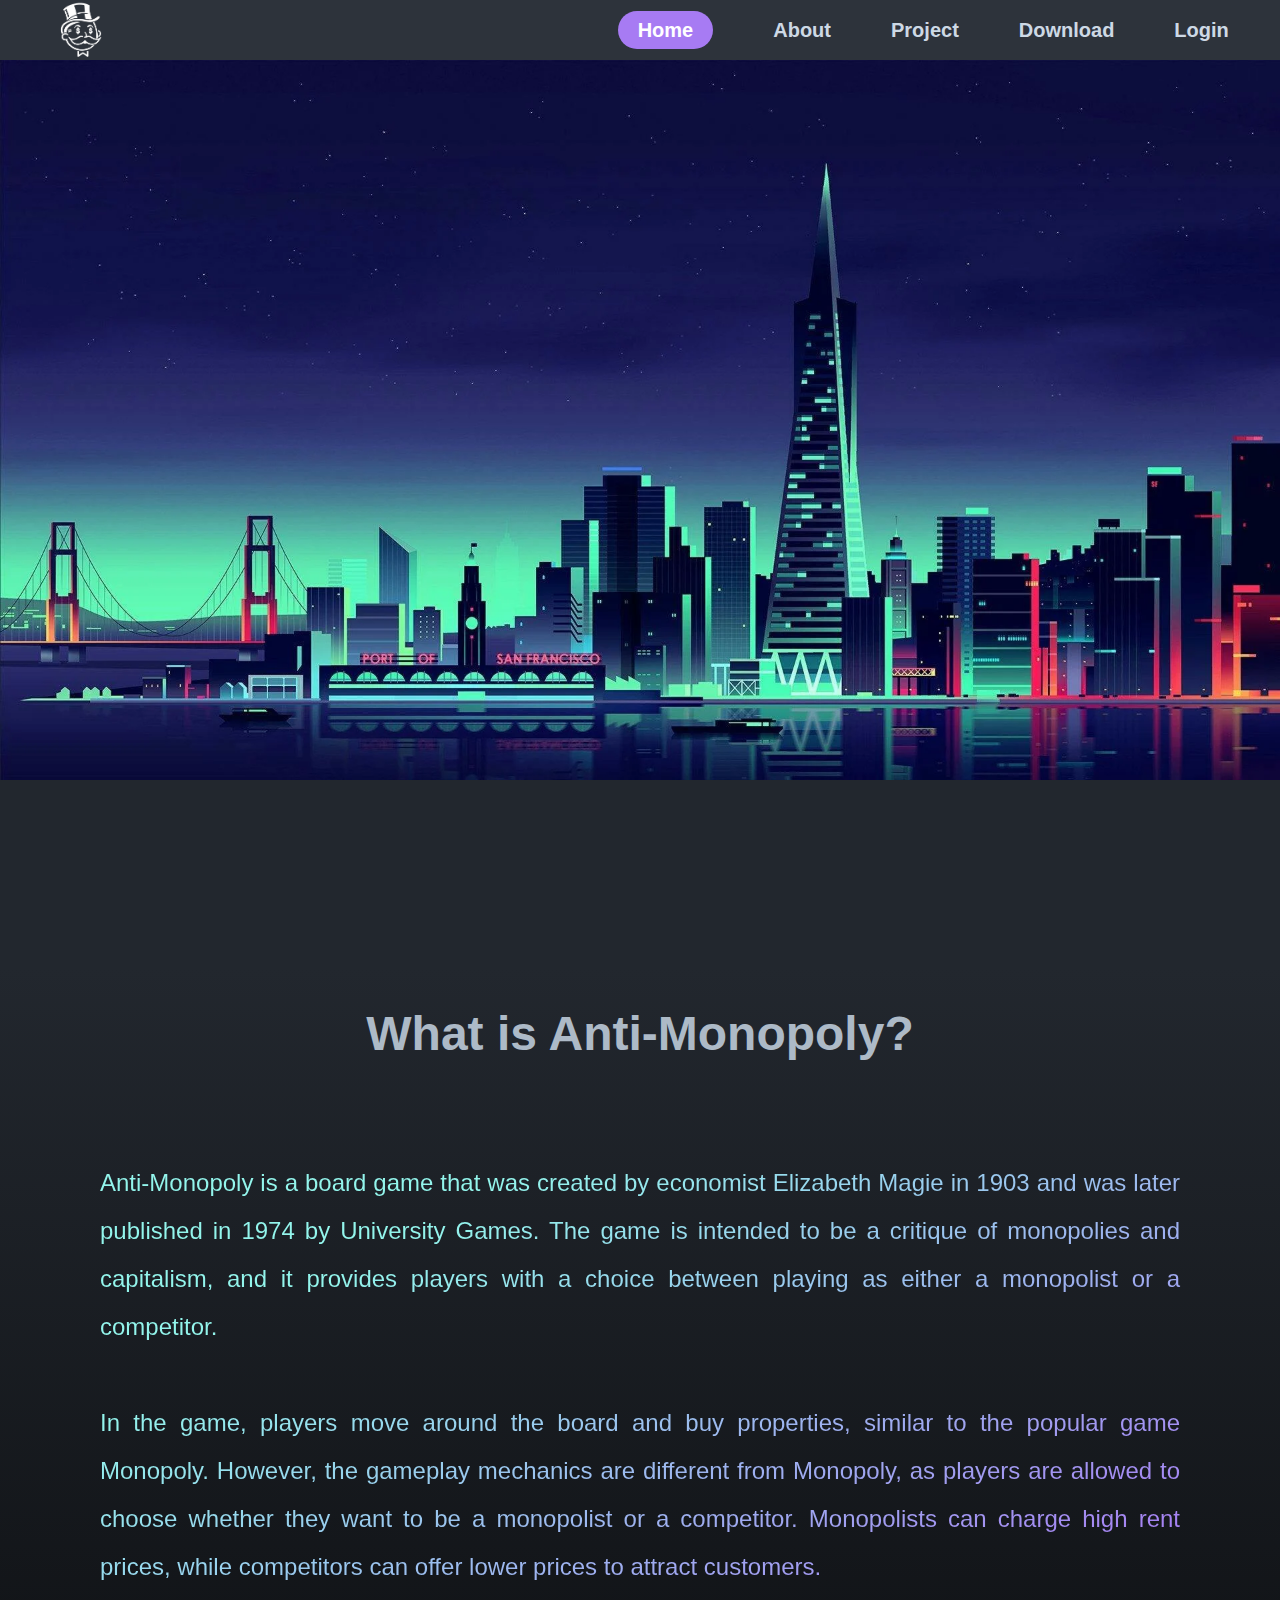
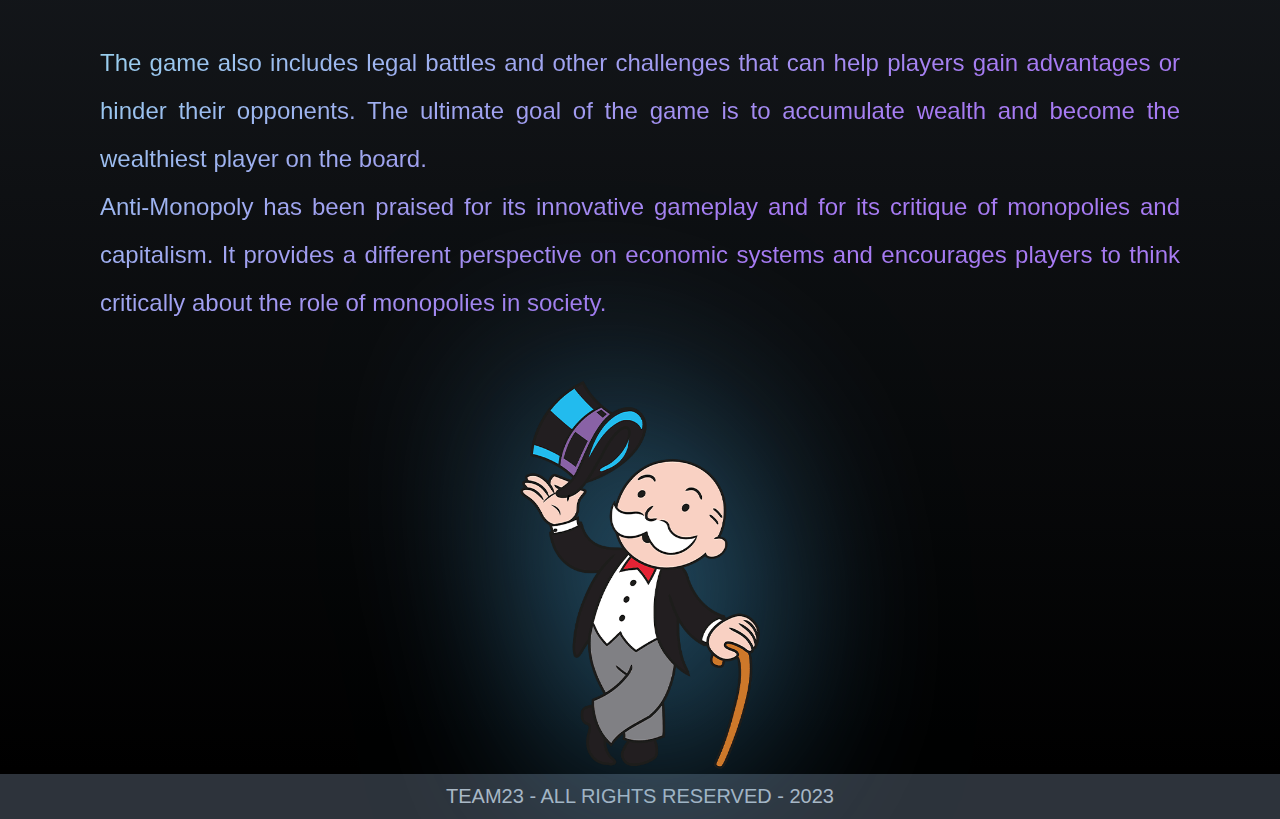
<file: S2-23_Website 00.42.34/index.html>
<!DOCTYPE html>
<html lang="en">
<head>
    <meta charset="UTF-8">
    <title>Home</title>
    <link rel="stylesheet" type="text/css" href="css/common.css">
    <link rel="stylesheet" type="text/css" href="css/index.css">
    <link rel="icon" type="favincon" href="assets/favicon/infinity2.png">
    <script src="js/dynamicCode.js"></script>
    <script type="module" src="./js/login.js"></script>

</head>
<header>
    <div class="container">
        <nav class="navbar">
            <a href="index.html" class="logo"><img class="logo" src="./assets/logo/logo5.png" alt="monopoly man image "></a>
            <ul class="nav-menu" id="main-nav">
                <li class="nav-item">
                    <a href="index.html" class="nav-link active">Home</a>
                </li>
                <li class="nav-item">
                    <a href="./html/about.html" class="nav-link">About</a>
                </li>
                <li class="nav-item">
                    <a href="./html/project.html" class="nav-link">Project</a>
                </li>
                <li class="nav-item">
                    <a href="./html/download.html" class="nav-link">Download</a>
                </li>
                <li class="nav-item">
                    <a href="./html/login.html" class="nav-link">Login</a>
                </li>
            </ul>
            <div class="hamburger">
                <span class="bar"></span>
                <span class="bar"></span>
                <span class="bar"></span>
            </div>
        </nav>
    </div>
</header>
<main>
    <section class="section1">
        <h1 class="gameHeading">ANTI-MONOPOLY</h1>
        <img class="heroImage" src="assets/screenshots/game/hero3.jpg" alt="hero image">
    </section>
    <section class="section2">
        <h2 class="intro">What is Anti-Monopoly?</h2>
        <p class="gameInfo">
            Anti-Monopoly is a board game that was created by economist Elizabeth Magie in 1903 and was later published
            in 1974 by University Games. The game is intended to be a critique of monopolies and capitalism, and it
            provides players with a choice between playing as either a monopolist or a competitor.<br><br>
            In the game, players move around the board and buy properties, similar to the popular game Monopoly.
            However, the gameplay mechanics are different from Monopoly, as players are allowed to choose whether they
            want to be a monopolist or a competitor. Monopolists can charge high rent prices, while competitors can
            offer lower prices to attract customers.<br><br>
            The game also includes legal battles and other challenges that can help players gain advantages or hinder
            their opponents. The ultimate goal of the game is to accumulate wealth and become the wealthiest player on
            the board.<br>
            Anti-Monopoly has been praised for its innovative gameplay and for its critique of monopolies and
            capitalism. It provides a different perspective on economic systems and encourages players to think
            critically about the role of monopolies in society.<br><br>
        </p>
    </section>
    <section class="bottom">
        <img class="monoMan" src="assets/screenshots/game/monopolistMan.png" alt="monopoly man image ">
    </section>
</main>
<footer>
    <p> TEAM23 - ALL RIGHTS RESERVED - 2023</p>
</footer>
</html>
</file>
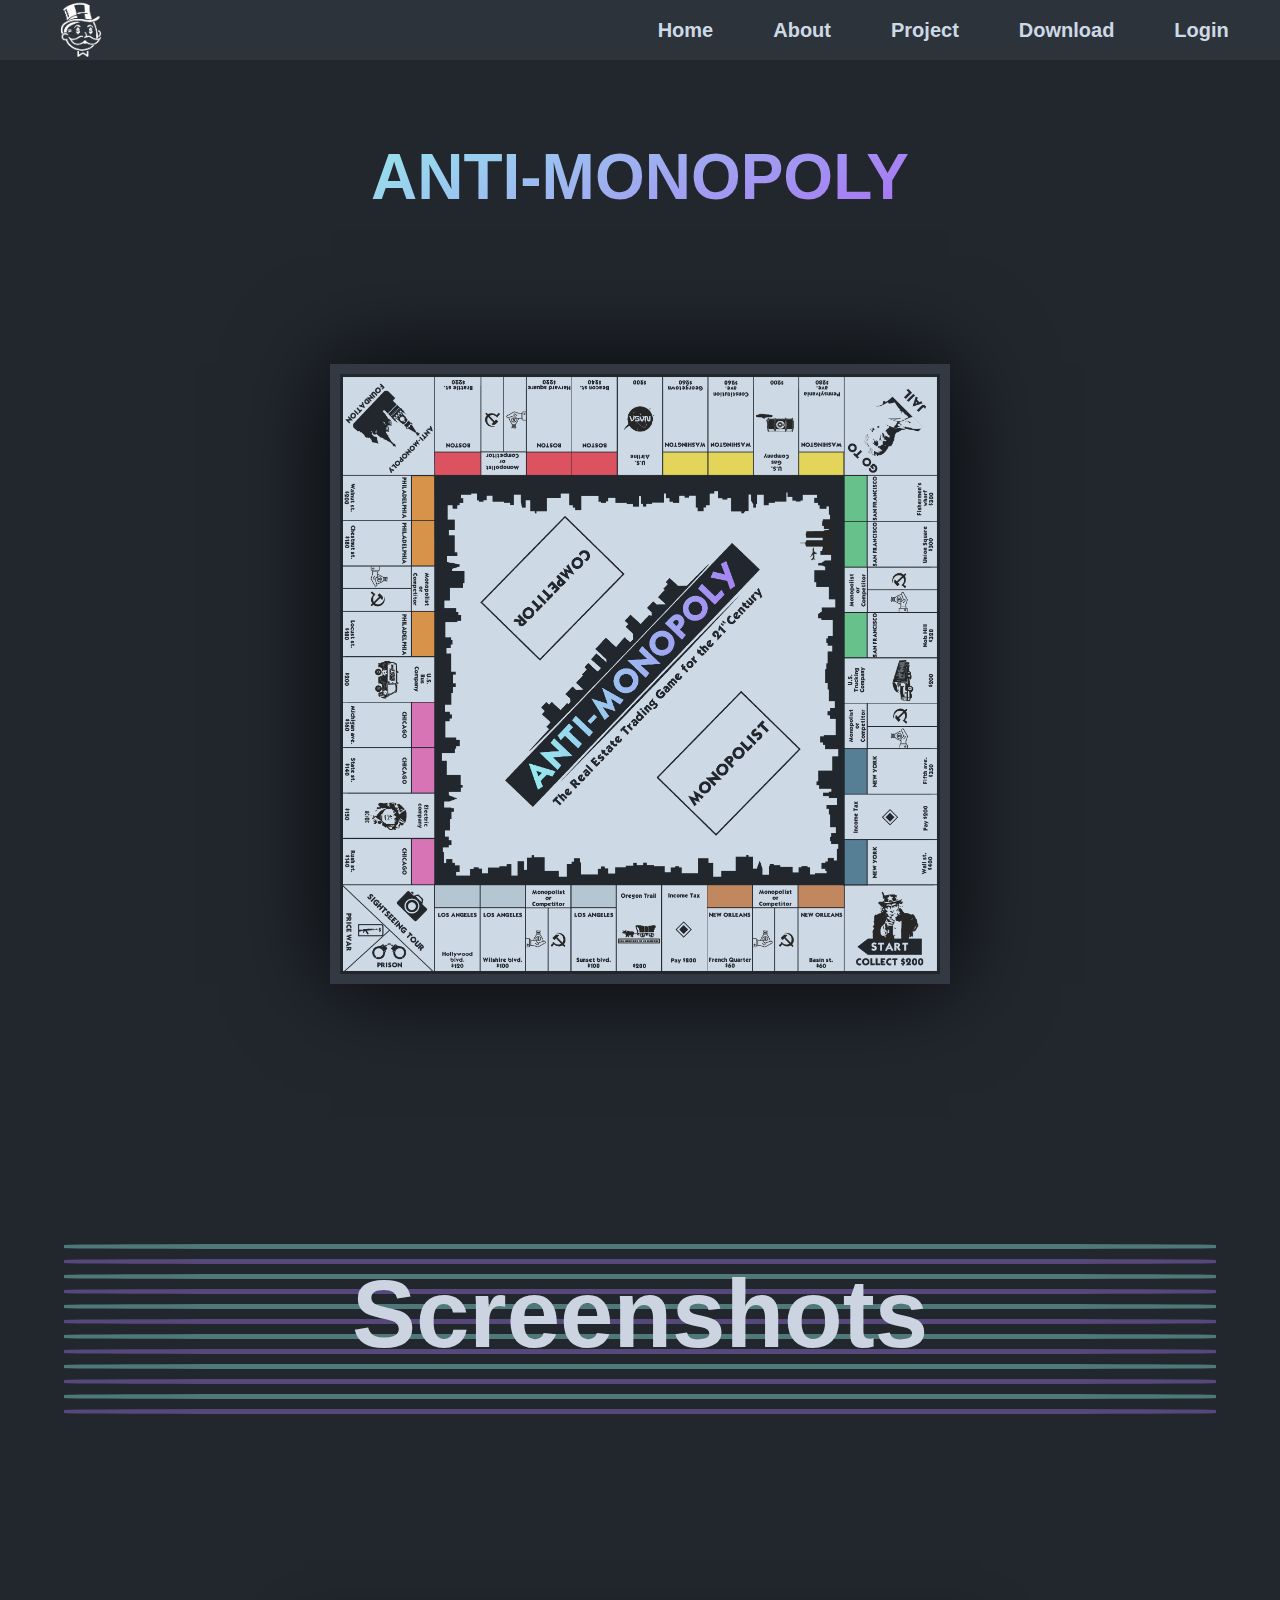
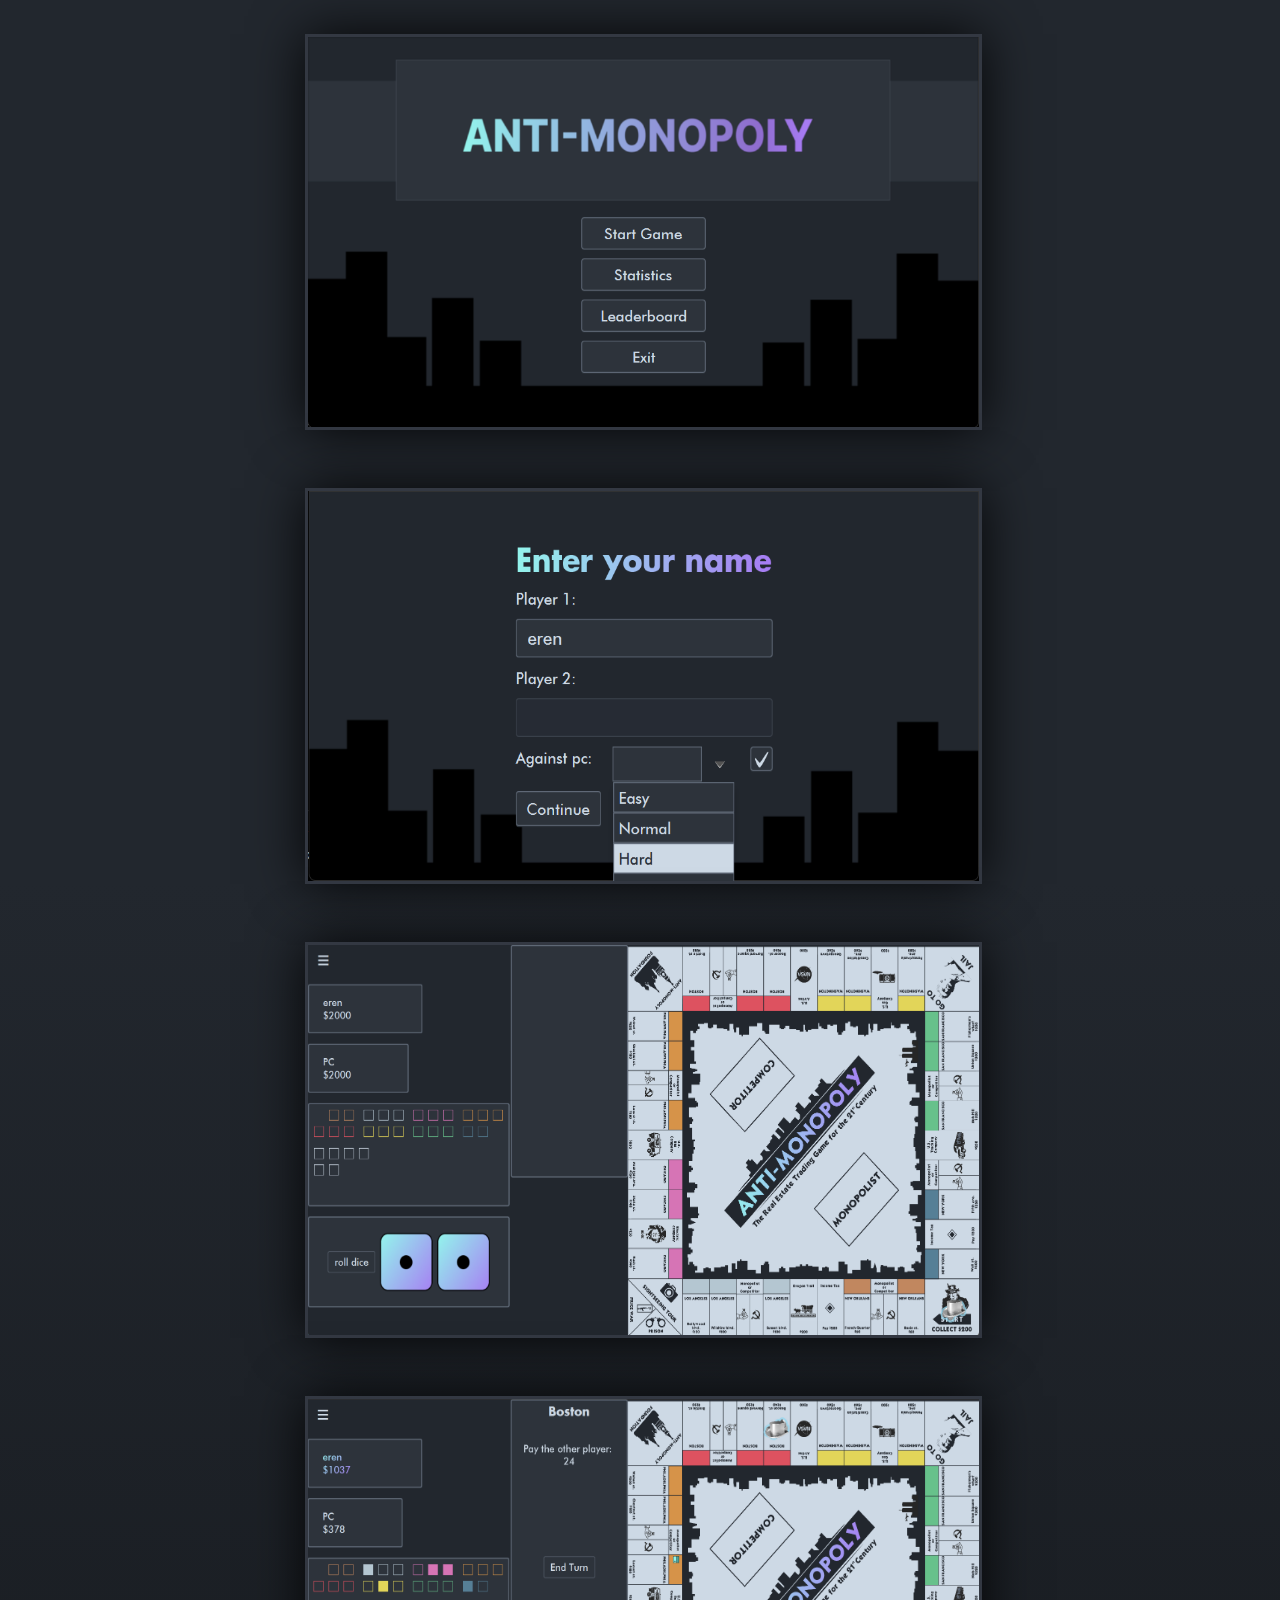
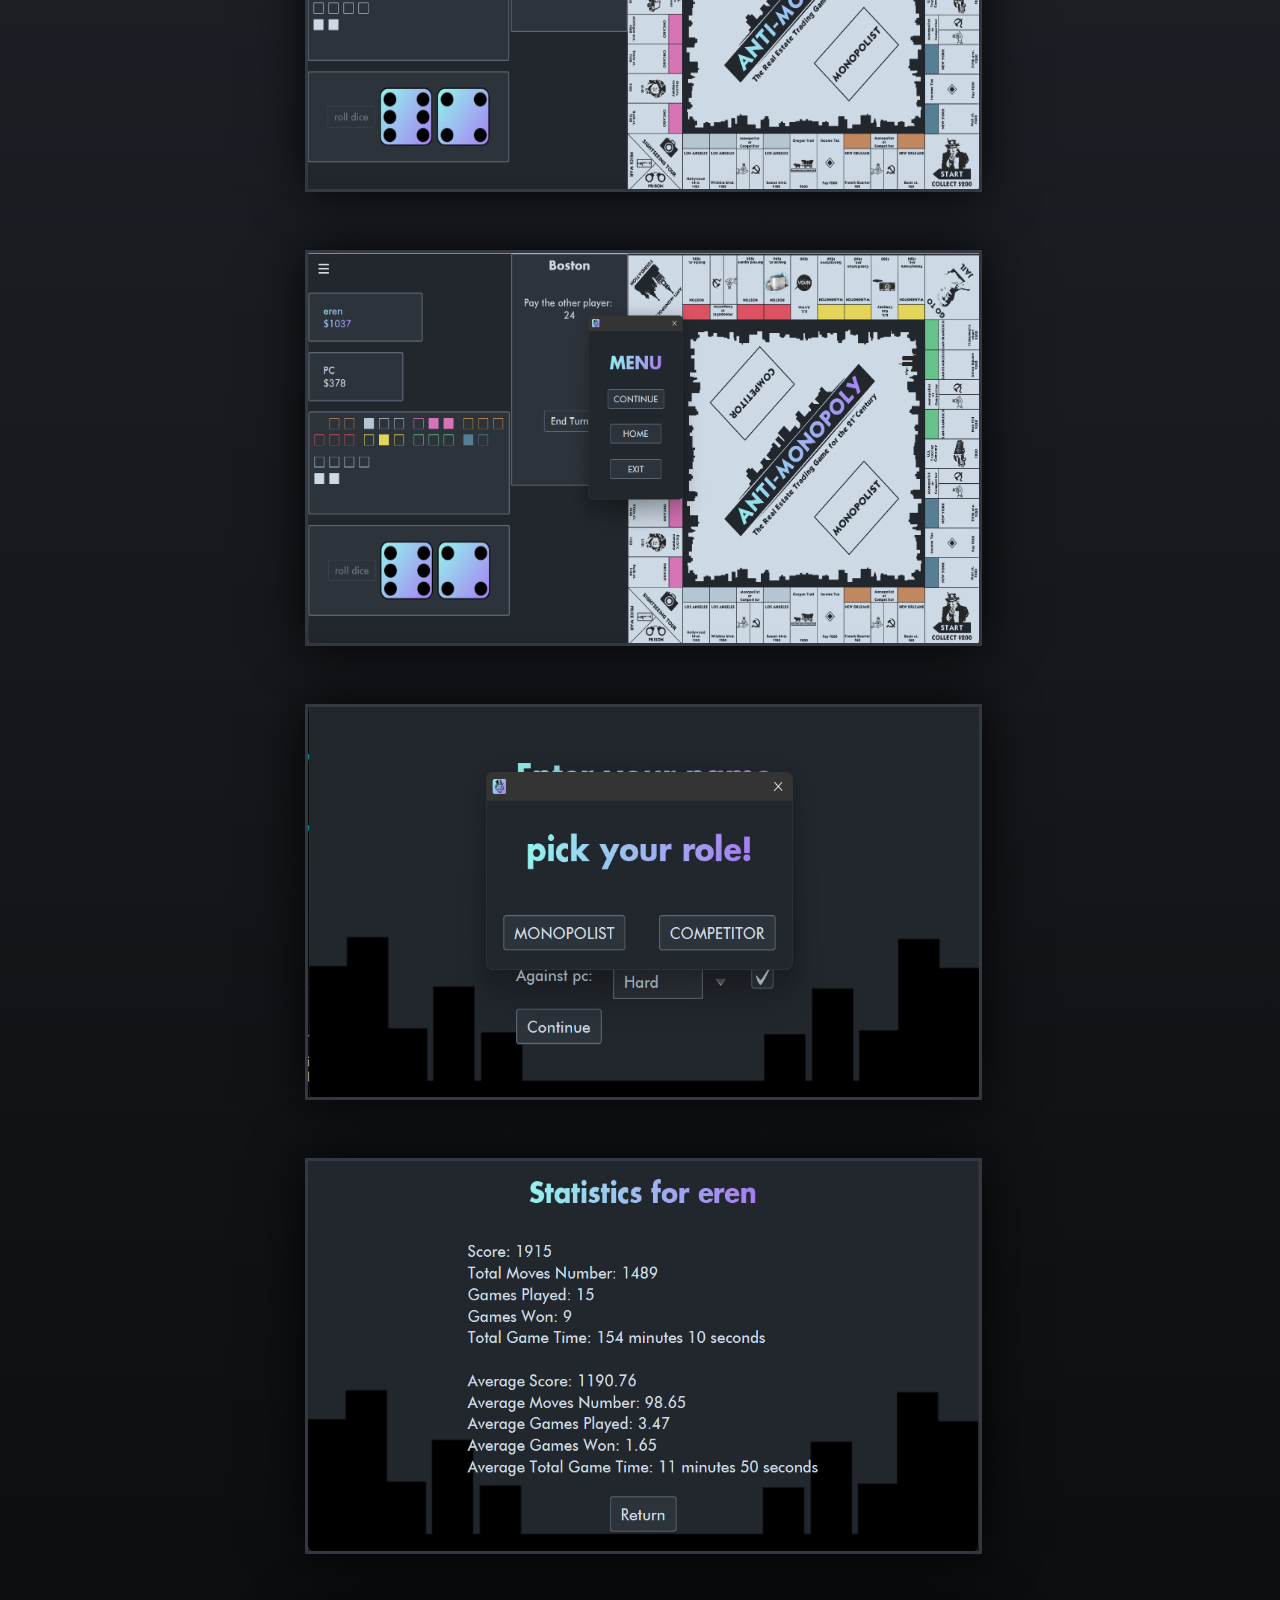
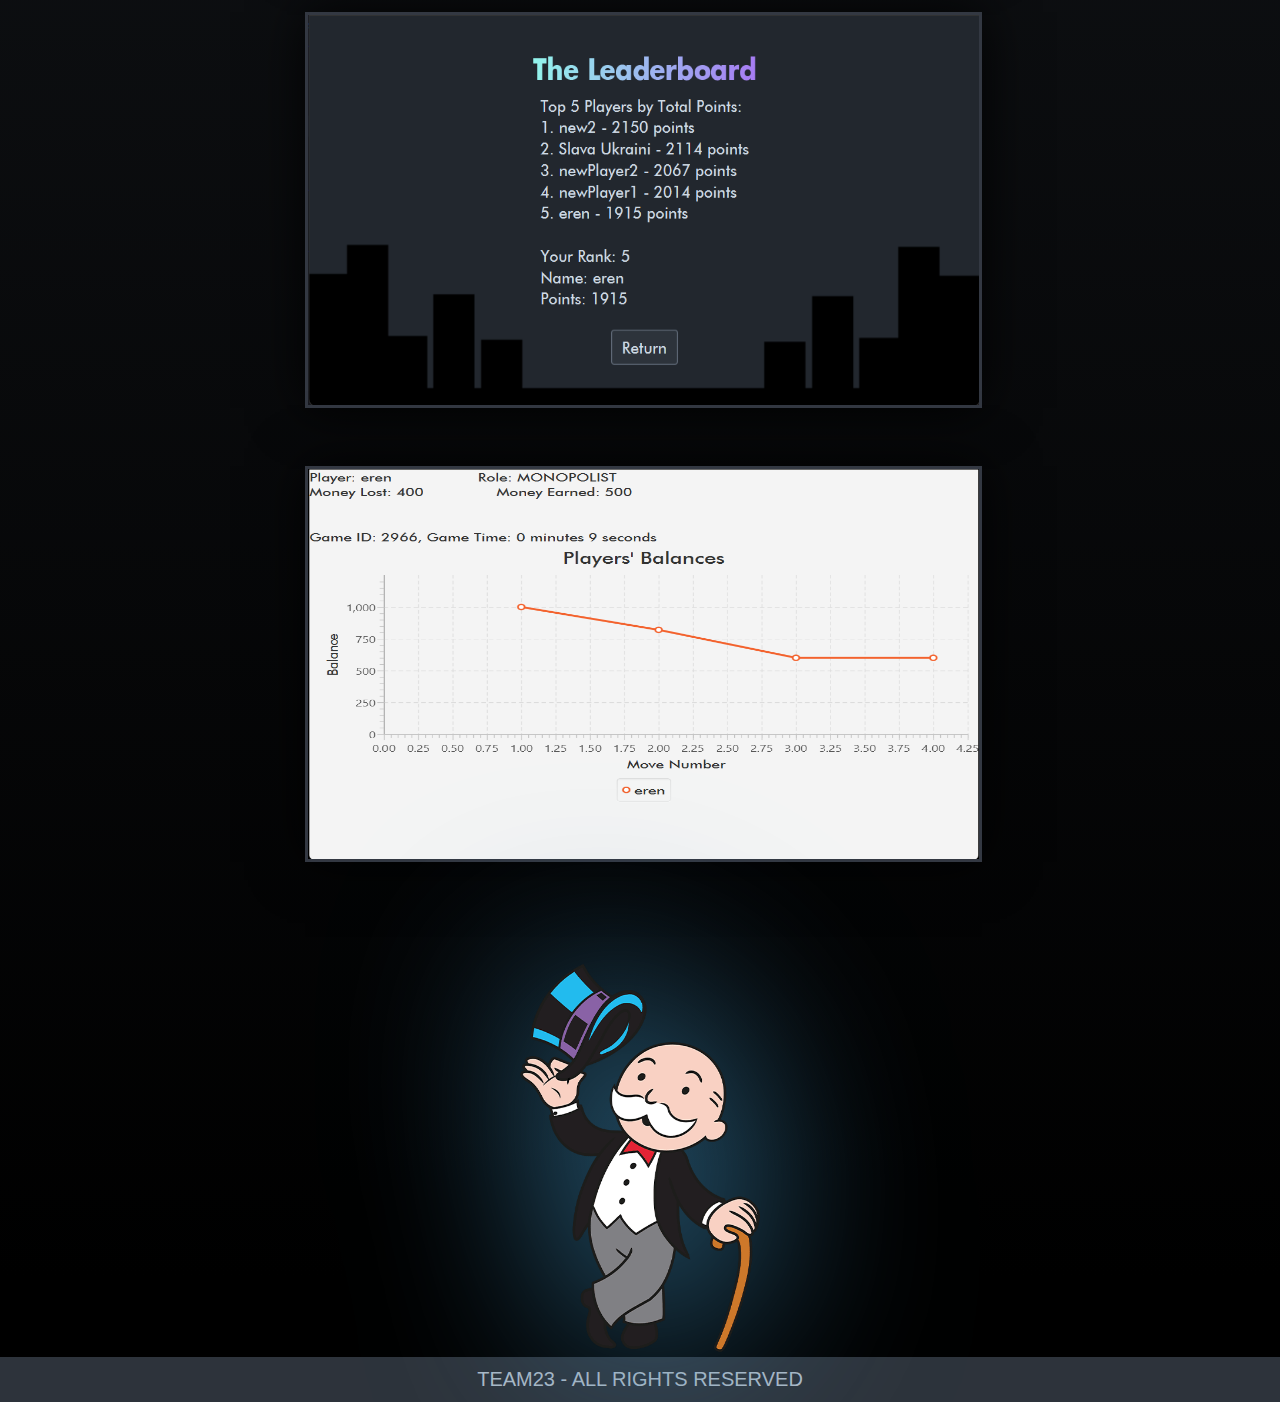
<file: S2-23_Website 00.42.34/html/game.html>
<!DOCTYPE html>
<html lang="en">
<head>
    <meta charset="UTF-8">
    <title>Game</title>
    <link rel="stylesheet" type="text/css" href="../css/game.css">
    <link rel="stylesheet" type="text/css" href="../css/common.css">
    <link rel="icon" type="favincon" href="../assets/favicon/infinity2.png">
    <script src="../js/dynamicCode.js"></script>
    <script type="module" src="../js/login.js"></script>
</head>
<header>
    <div class="container">
        <nav class="navbar">
            <a href="#" class="logo"><img class="logo" src="../assets/logo/logo5.png" alt="monopoly man image "></a>
            <ul class="nav-menu" id="main-nav">
                <li class="nav-item">
                    <a href="../index.html" class="nav-link">Home</a>
                </li>
                <li class="nav-item">
                    <a href="about.html" class="nav-link">About</a>
                </li>
                <li class="nav-item">
                    <a href="project.html" class="nav-link">Project</a>
                </li>
                <li class="nav-item">
                    <a href="download.html" class="nav-link">Download</a>
                </li>
                <li class="nav-item">
                    <a href="login.html" class="nav-link">Login</a>
                </li>
            </ul>
            <div class="hamburger">
                <span class="bar"></span>
                <span class="bar"></span>
                <span class="bar"></span>
            </div>
        </nav>
    </div>
</header>
<main>
    <section id="section1">
        <h1 class="heading">ANTI-MONOPOLY</h1>
    </section>
    <section id="section2">
        <img class="gameBoard" src="../assets/screenshots/game/GameBG.png" alt="monopoly board game image ">
    </section>
    <div class="line-container">
        <h2 class="howTo">Screenshots</h2>
        <div class="ball" style="background-color: #93F5EC;"></div>
        <div class="ball" style="background-color: #A77BF3;"></div>
        <div class="ball" style="background-color: #93F5EC;"></div>
        <div class="ball" style="background-color: #A77BF3;"></div>
        <div class="ball" style="background-color: #93F5EC;"></div>
        <div class="ball" style="background-color: #A77BF3;"></div>
        <div class="ball" style="background-color: #93F5EC;"></div>
        <div class="ball" style="background-color: #A77BF3;"></div>
        <div class="ball" style="background-color: #93F5EC;"></div>
        <div class="ball" style="background-color: #A77BF3;"></div>
        <div class="ball" style="background-color: #93F5EC;"></div>
        <div class="ball" style="background-color: #A77BF3;"></div>
    </div>
    <section class="imagesBack">
        <figure class="image">
            <img class="gameScreenshots" src="../assets/screenshots/game2/image1.png" alt="Game">
            <div class="imageOverlay">
                <figcaption class="imageTitle">Home</figcaption>
                <p class="imageDescription">
                    Options to start a new game, view your game stats and exit
                </p>
                <ul class="gameList">
                    <li>Start a new game</li>
                    <li>View your game stats</li>
                    <li>Exit</li>
                </ul>
            </div>
        </figure>
        <figure class="image">
            <img class="gameScreenshots" src="../assets/screenshots/game2/image2.png" alt="Game">
            <div class="imageOverlay">
                <figcaption class="imageTitle">Name</figcaption>
                <p class="imageDescription">
                    Enter your and your competitor's name or you can play 1v1 against the computer<br>
                    You can select the level of difficulty in this menu from easy to hard.
                </p>
            </div>
        </figure>
        <figure class="image">
            <img class="gameScreenshots" src="../assets/screenshots/game2/image3.png" alt="Game">
            <div class="imageOverlay">
                <figcaption class="imageTitle">Game Board</figcaption>
                <p class="imageDescription">
                    Here is the game when played. You can view your balance, properties owned and option to roll dice and buy
                    a property
                </p>
            </div>
        </figure>
        <figure class="image">
            <img class="gameScreenshots" src="../assets/screenshots/game2/image4.png" alt="Game">
            <div class="imageOverlay">
                <figcaption class="imageTitle">Pay Rent</figcaption>
                <p class="imageDescription">
                    Here you pay rent to the other player.
                </p>
            </div>
        </figure>
        <figure class="image">
            <img class="gameScreenshots" src="../assets/screenshots/game2/image5.png" alt="Game">
            <div class="imageOverlay">
                <figcaption class="imageTitle">Menu</figcaption>
                <p class="imageDescription">
                    Menu to Continue, go back to Home or exit right away
                </p>
            </div>
        </figure>
        <figure class="image">
            <img class="gameScreenshots" src="../assets/screenshots/game2/image6.png" alt="Game">
            <div class="imageOverlay">
                <figcaption class="imageTitle">Role</figcaption>
                <p class="imageDescription">
                    You select your roles. You can either start as a competitor or a monopolist
                </p>
            </div>
        </figure>
        <figure class="image">
            <img class="gameScreenshots" src="../assets/screenshots/game2/image7.png" alt="Game">
            <div class="imageOverlay">
                <figcaption class="imageTitle">Statistics</figcaption>
                <p class="imageDescription">
                    You can view your game stats from score to avg game time
                </p>
            </div>
        </figure>
        <figure class="image">
            <img class="gameScreenshots" src="../assets/screenshots/game2/image8.png" alt="Game">
            <div class="imageOverlay">
                <figcaption class="imageTitle">LeaderBoard</figcaption>
                <p class="imageDescription">
                    Leaderboard shows the top 5 players and your rank and points
                </p>
            </div>
        </figure>
        <figure class="image">
            <img class="gameScreenshots" src="../assets/screenshots/game2/image9.png" alt="Game">
            <div class="imageOverlay">
                <figcaption class="imageTitle">Graph</figcaption>
                <p class="imageDescription">
                   Shows the stats in a graph
                </p>
            </div>
        </figure>
    </section>
    <section class="bottom">
        <img class="monoMan" src="../assets/screenshots/game/monopolistMan.png" alt="monopoly man image ">
    </section>
</main>
<footer>
    <p> TEAM23 - ALL RIGHTS RESERVED</p>
</footer>
</html>
</file>
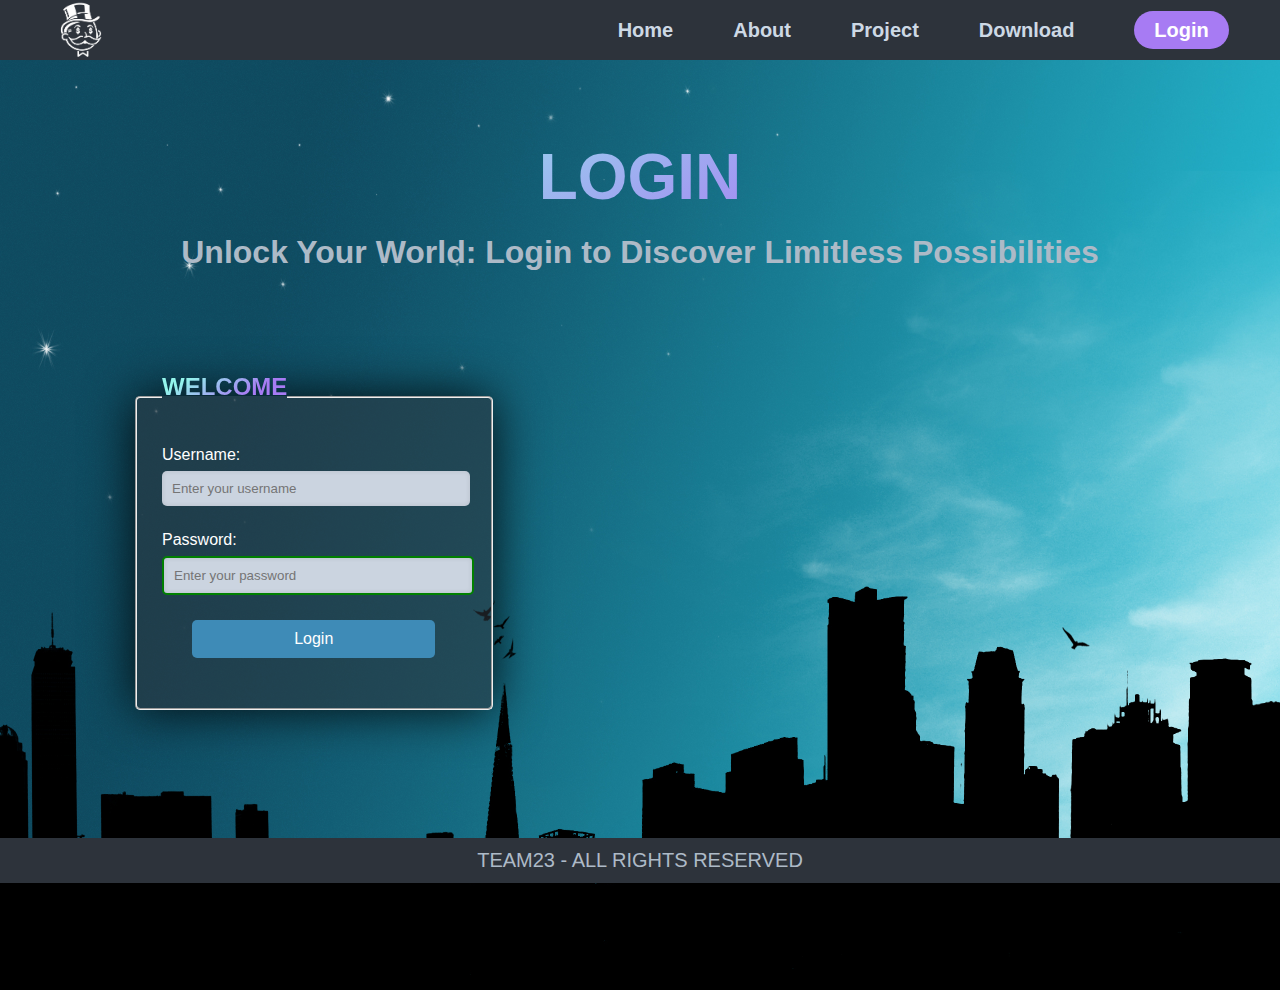
<file: S2-23_Website 00.42.34/html/login.html>
<!DOCTYPE html>
<html lang="en">
<head>
    <meta charset="UTF-8">
    <title>Login</title>
    <link rel="stylesheet" type="text/css" href="../css/login.css">
    <link rel="stylesheet" type="text/css" href="../css/common.css">
    <link rel="icon" type="favicon" href="../assets/favicon/infinity2.png">
    <script defer src="../js/dynamicCode.js"></script>
    <script type="module" src="../js/login.js"></script>
</head>
<header>
    <div class="container">
        <nav class="navbar">
            <a href="#" class="logo"><img class="logo" src="../assets/logo/logo5.png" alt="monopoly man image "></a>
            <ul class="nav-menu" id="main-nav">
                <li class="nav-item">
                    <a href="../index.html" class="nav-link">Home</a>
                </li>
                <li class="nav-item">
                    <a href="about.html" class="nav-link">About</a>
                </li>
                <li class="nav-item">
                    <a href="project.html" class="nav-link">Project</a>
                </li>
                <li class="nav-item">
                    <a href="download.html" class="nav-link">Download</a>
                </li>
                <li class="nav-item">
                    <a href="login.html" class="nav-link active">Login</a>
                </li>
            </ul>
            <div class="hamburger">
                <span class="bar"></span>
                <span class="bar"></span>
                <span class="bar"></span>
            </div>
        </nav>
    </div>
</header>
<main>
    <img class="heroImage" src="../assets/screenshots/game/hero8.jpg" alt="hero image">
    <h1 class="heading">LOGIN</h1>
    <h5 class="projectCaption">Unlock Your World: Login to Discover Limitless Possibilities</h5>
    <div class="login-container">
        <fieldset class="login-form">
            <legend><h2>WELCOME</h2></legend>
            <form>
                <div class="form-group">
                    <label for="username">Username:</label>
                    <input type="text" id="username" name="username" placeholder="Enter your username" required>
                </div>
                <div class="form-group">
                    <label for="password">Password:</label>
                    <input class="hidden incorrect correct " type="password" id="password" name="password"
                           placeholder="Enter your password" required>
                    <span class="errorMessage"></span>
                </div>
                <div class="form-group">
                    <button type="submit">Login</button>
                </div>
            </form>
        </fieldset>
        <img class="monoMan" src="../assets/screenshots/game/monopolistMan.png" alt="monopoly man image ">
    </div>
    <div class="wave">
        <div class="ball" style="background-color: #93F5EC;"></div>
        <div class="ball" style="background-color: #A77BF3;"></div>
        <div class="ball" style="background-color: #93F5EC;"></div>
        <div class="ball" style="background-color: #A77BF3;"></div>
        <div class="ball" style="background-color: #93F5EC;"></div>
        <div class="ball" style="background-color: #A77BF3;"></div>
        <div class="ball" style="background-color: #93F5EC;"></div>
    </div>
</main>
<footer>
    <p> TEAM23 - ALL RIGHTS RESERVED</p>
</footer>
</html>
</file>
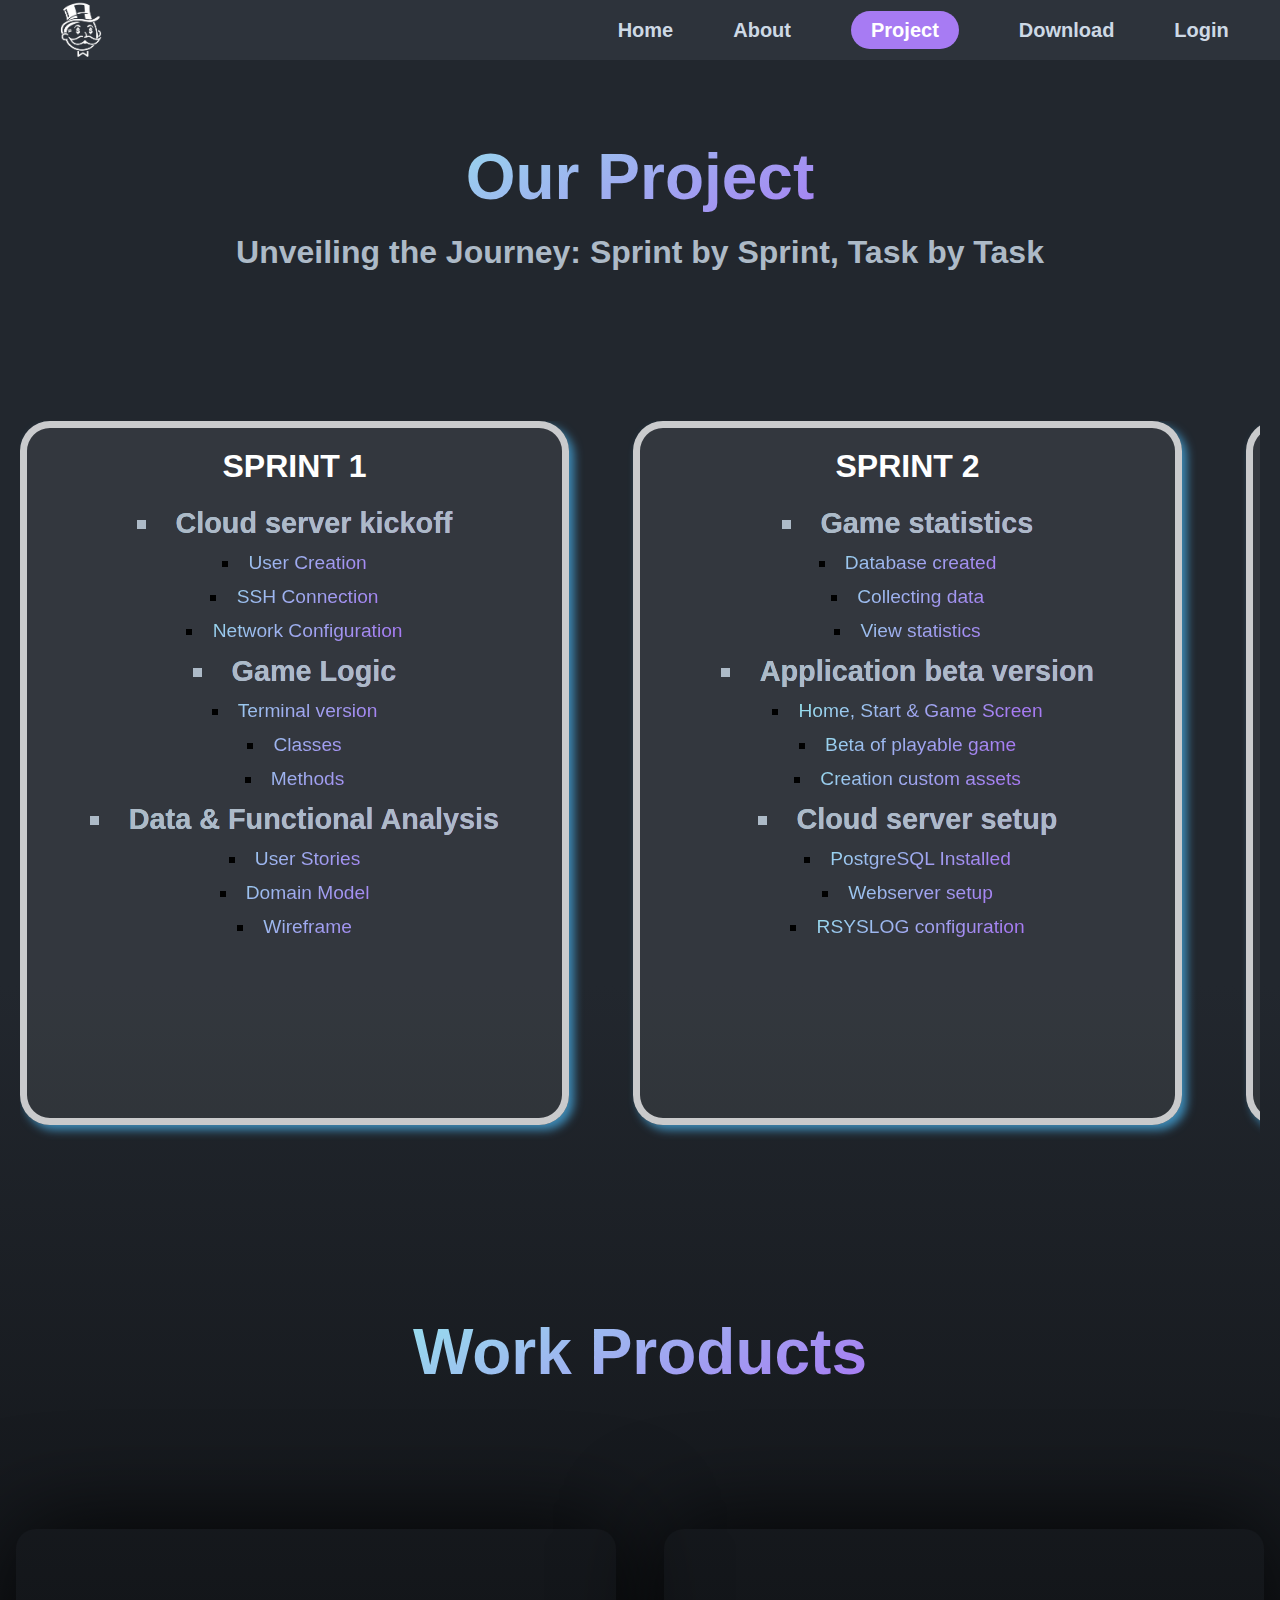
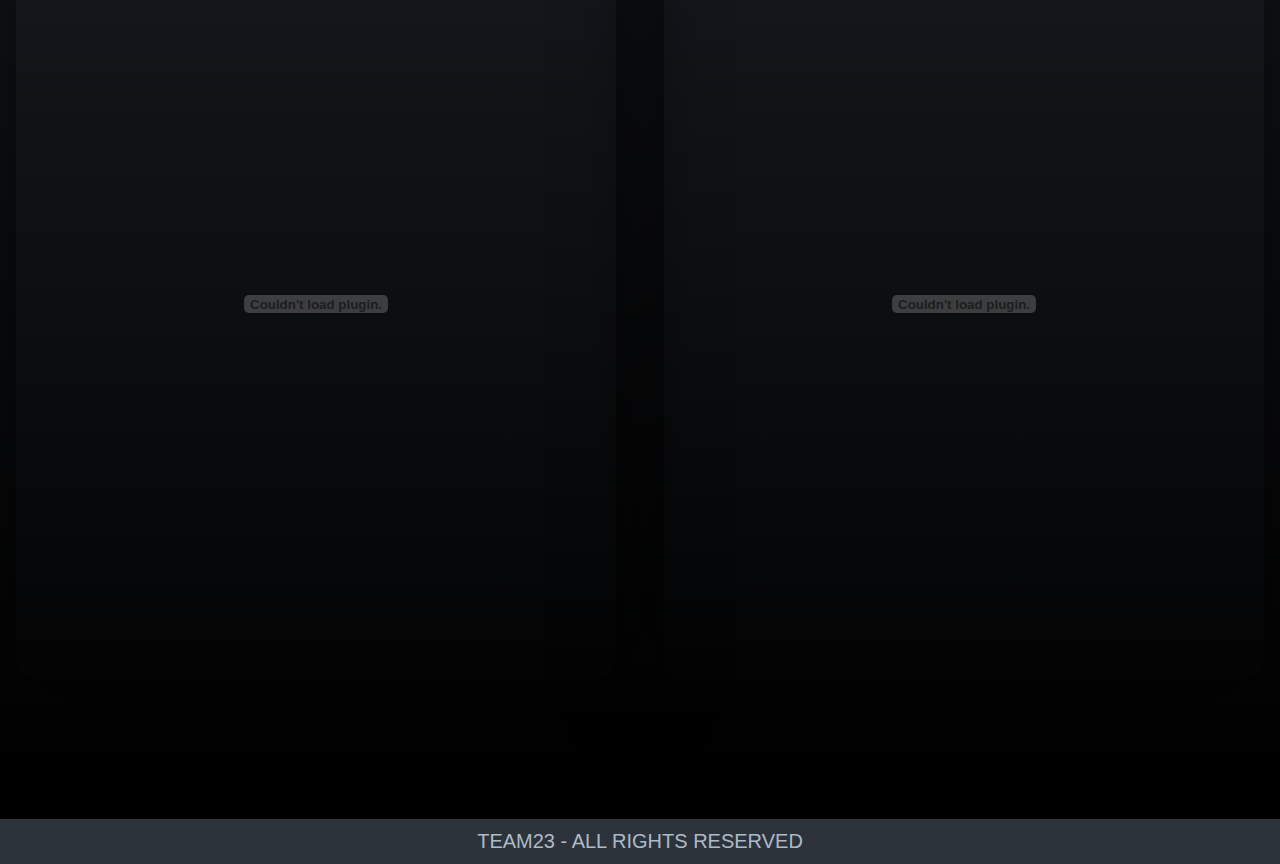
<file: S2-23_Website 00.42.34/html/project.html>
<!DOCTYPE html>
<html lang="en">
<head>
    <meta charset="UTF-8">
    <title>Game</title>
    <link rel="stylesheet" type="text/css" href="../css/project.css">
    <link rel="stylesheet" type="text/css" href="../css/common.css">
    <link rel="icon" type="favincon" href="../assets/favicon/infinity2.png">
    <script src="../js/dynamicCode.js"></script>
</head>
<header>
    <div class="container">
        <nav class="navbar">
            <a href="#" class="logo"><img class="logo" src="../assets/logo/logo5.png" alt="monopoly man image "></a>
            <ul class="nav-menu" id="main-nav">
                <li class="nav-item">
                    <a href="../index.html" class="nav-link">Home</a>
                </li>
                <li class="nav-item">
                    <a href="about.html" class="nav-link">About</a>
                </li>
                <li class="nav-item">
                    <a href="project.html" class="nav-link active">Project</a>
                </li>
                <li class="nav-item">
                    <a href="download.html" class="nav-link">Download</a>
                </li>
                <li class="nav-item">
                    <a href="login.html" class="nav-link">Login</a>
                </li>
            </ul>
            <div class="hamburger">
                <span class="bar"></span>
                <span class="bar"></span>
                <span class="bar"></span>
            </div>
        </nav>
    </div>
</header>
<main>
    <h1 class="heading">Our Project</h1>
    <h5 class="projectCaption">Unveiling the Journey: Sprint by Sprint, Task by Task</h5>
    <div class="sliderContainer">
        <div class="slides">
            <div id="slide-1">
                <h2>SPRINT 1</h2>
                <ul>
                    <li class="first">Cloud server kickoff</li>
                    <li>User Creation</li>
                    <li>SSH Connection</li>
                    <li>Network Configuration</li>
                    <li class="first">Game Logic</li>
                    <li>Terminal version</li>
                    <li>Classes</li>
                    <li>Methods</li>
                    <li class="first">Data & Functional Analysis</li>
                    <li>User Stories</li>
                    <li>Domain Model</li>
                    <li>Wireframe</li>
                </ul>
            </div>
            <div id="slide-2">
                <h2>SPRINT 2</h2>
                <ul>
                    <li class="first">Game statistics</li>
                    <li>Database created</li>
                    <li>Collecting data</li>
                    <li>View statistics</li>
                    <li class="first">Application beta version</li>
                    <li>Home, Start & Game Screen</li>
                    <li>Beta of playable game</li>
                    <li>Creation custom assets</li>
                    <li class="first">Cloud server setup</li>
                    <li>PostgreSQL Installed</li>
                    <li>Webserver setup</li>
                    <li>RSYSLOG configuration</li>
                </ul>
            </div>
            <div id="slide-3">
                <h2>SPRINT 3</h2>
                <ul>
                    <li class="first">Website</li>
                    <li>Static Content</li>
                    <li class="first">Cloud server setup (refinement)</li>
                    <li>Backup script created</li>
                    <li class="first">Application final version</li>
                    <li>Finalization game</li>
                    <li>All screens & debug</li>
                    <li>Beautifying</li>
                    <li class="first">Rule based intelligence</li>
                    <li>Random AI</li>
                    <li>5 rule AI</li>
                    <li class="first">Game Statistics</li>
                    <li>Leaderboard added</li>
                    <li>Updated Scores System</li>
                    <li>Game Over Statistics added</li>
                    <li>Statistics methods improved</li>
                </ul>
            </div>
            <div id="slide-4">
                <h2>SPRINT 4</h2>
                <ul>
                    <li class="first">Website</li>
                    <li>Static Content</li>
                    <li>Dynamic Website</li>
                    <li class="first">Website on Cloud Server</li>
                    <li>Website uploaded to the server</li>
                    <li class="first">Rule based intelligence</li>
                    <li>Multiple difficulties</li>
                    <li class="first">Finalizing game statistics</li>
                    <li>Statistics graph</li>
                </ul>
            </div>
        </div>
    </div>
    <div>
        <h1 class="heading">Work Products</h1>
        <div class="pdfContainer">
        <object class="pdf"
                data='../assets/pdf/Infra.pdf'
                type="application/pdf">
        </object>
            <object class="pdf"
                    data='../assets/pdf/Finalizing%20game%20statistics%20and%20Rule-based%20intelligence.pdf'
                    type="application/pdf">
            </object>
        </div>
    </div>
</main>
<footer>
    <p> TEAM23 - ALL RIGHTS RESERVED</p>
</footer>
</html>
</file>
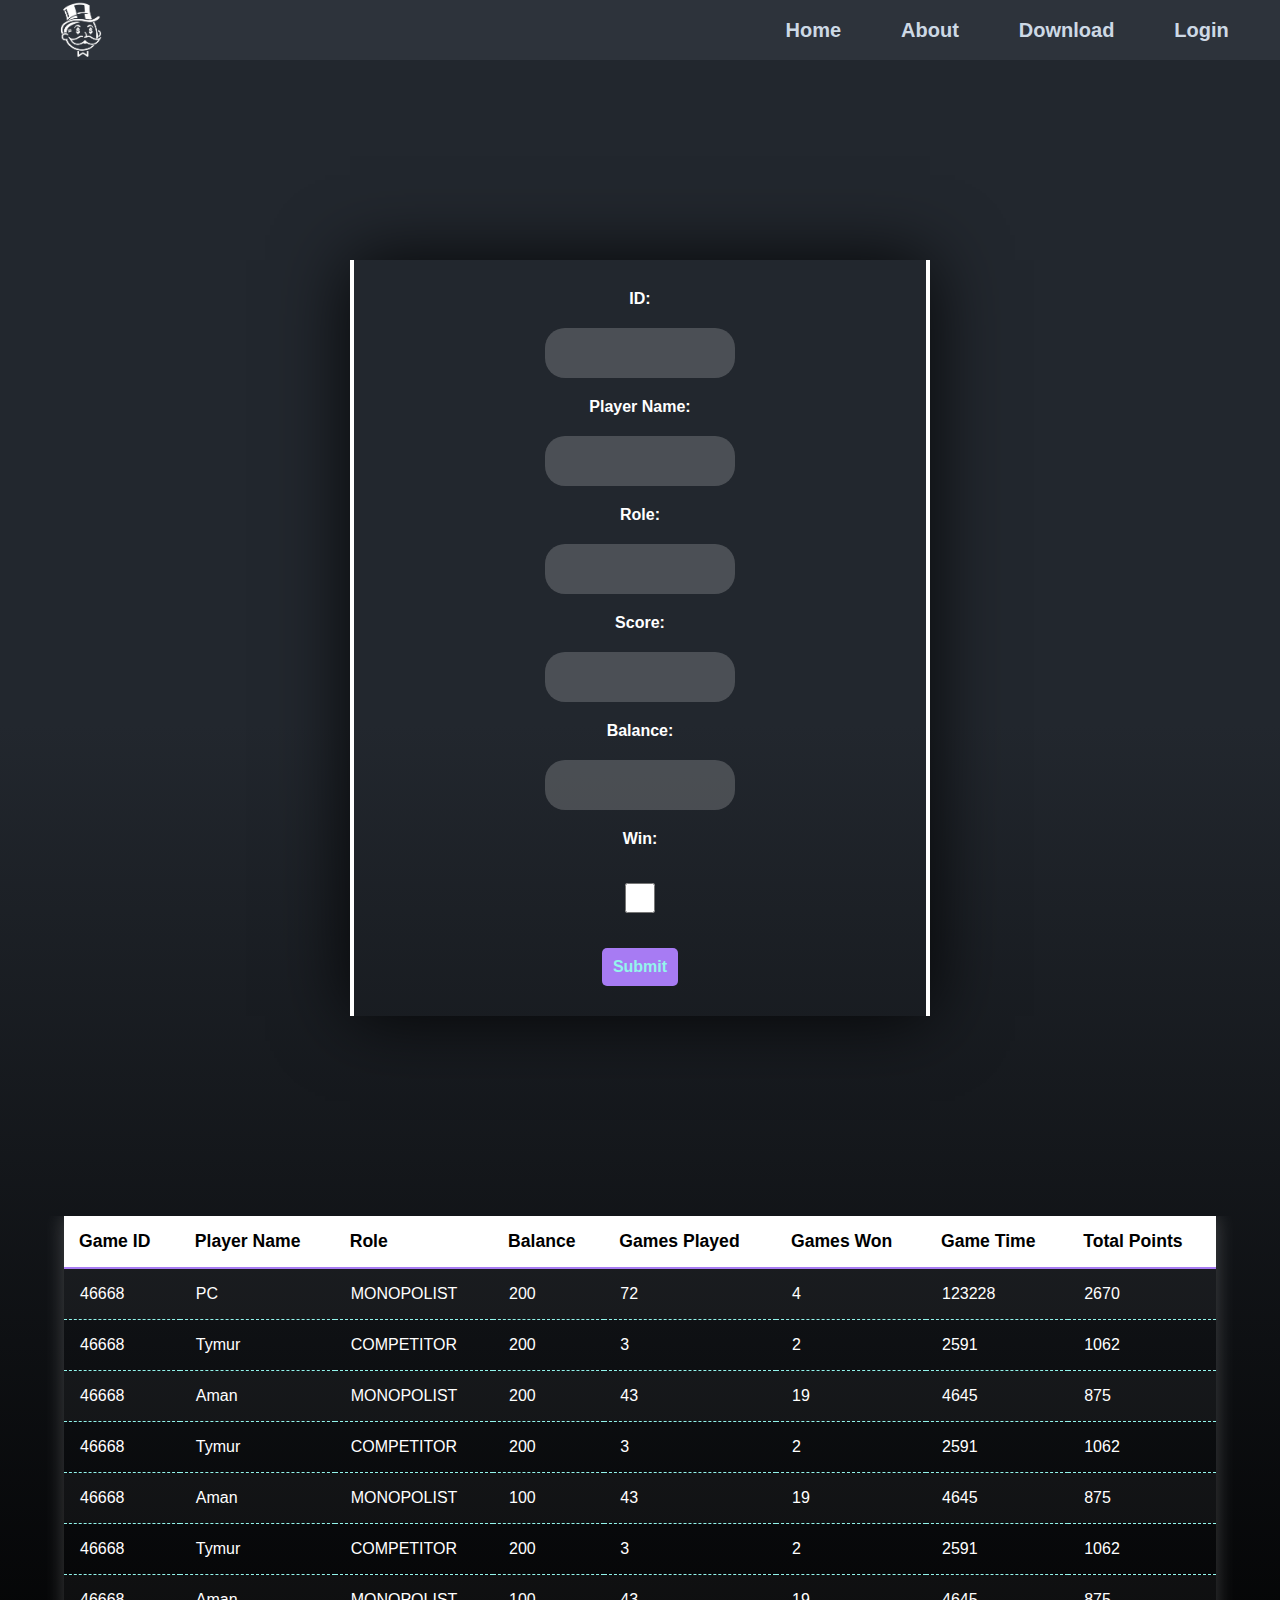
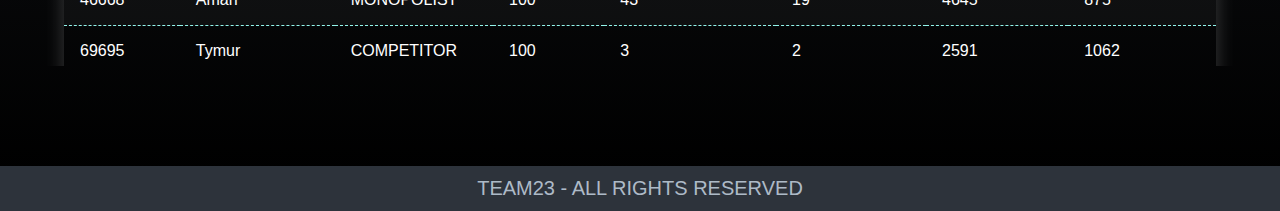
<file: S2-23_Website 00.42.34/html/Stats.html>
<!DOCTYPE html>
<html lang="en">
<head>
    <meta charset="UTF-8">
    <title>Login</title>
    <link rel="stylesheet" type="text/css" href="../css/userStats.css">
    <link rel="stylesheet" type="text/css" href="../css/common.css">
    <link rel="icon" type="favincon" href="../assets/favicon/infinity2.png">
    <script defer src="../js/login.js"></script>
    <script defer src="../js/userName.js"></script>
    <script defer src="../js/dynamicCode.js"></script>
    <script type="module" src="../js/login.js"></script>
    <script defer src="../js/userStats.js" type="module"></script>
</head>
<header>
    <div class="container">
        <nav class="navbar">
            <a href="#" class="logo"><img class="logo" src="../assets/logo/logo5.png" alt="monopoly man image "></a>
            <ul class="nav-menu" id="main-nav">
                <li class="nav-item">
                    <a href="../index.html" class="nav-link">Home</a>
                </li>
                <li class="nav-item">
                    <a href="about.html" class="nav-link">About</a>
                </li>
                <li class="nav-item">
                    <a href="download.html" class="nav-link">Download</a>
                </li>
                <li class="nav-item">
                    <a href="login.html" class="nav-link">Login</a>
                </li>
            </ul>
            <div class="hamburger">
                <span class="bar"></span>
                <span class="bar"></span>
                <span class="bar"></span>
            </div>
        </nav>
    </div>
</header>
<main>
        <form>
            <label for="id">ID:</label>
            <input type="number" id="id" name="id">

            <label for="player-name">Player Name:</label>
            <input type="text" id="player-name" name="player-name">

            <label for="role">Role:</label>
            <input type="text" id="role" name="role">

            <label for="score">Score:</label>
            <input type="number" id="score" name="score">

            <label for="balance">Balance:</label>
            <input type="number" id="balance" name="balance">

            <label for="win">Win:</label>
            <input type=checkbox id="win" name="win">

            <button class="submitStats">Submit</button>
        </form>
    <div id="dataContainer"></div>
</main>
<footer>
    <p> TEAM23 - ALL RIGHTS RESERVED</p>
</footer>
</html>
</file>
<file: S2-23_Website 00.42.34/css/common.css>
/*removes default margin and padding from the slides*/
* {
    padding: 0;
    margin: 0;
}

html {
    scroll-behavior: smooth;
}

body {
    padding-top: 60px;
    background: linear-gradient(180deg, #22272E 0%, #22272E 40%, #000000 98%);
    box-sizing: border-box;
    font-family: -apple-system, BlinkMacSystemFont, "Segoe UI", "Noto Sans", Helvetica, Arial, sans-serif, "Apple Color Emoji", "Segoe UI Emoji";
}


header {
    position: fixed;
    top: 0;
    left: 0;
    right: 0;
    background-color: #2D333B;
    z-index: 999;
}


.navbar {
    min-height: 60px;
    display: flex;
    justify-content: space-between;
    align-items: center;
}


li {
    list-style: none;
}

a {
    color: #CDD9E5;
    text-decoration: none;
    font-weight: 600;
    font-size: 20px;
}

.container {
    max-width: 1224px;
    width: 92%;
    margin: 0 auto;
}


.logo {
    font-size: 2rem;
}

.nav-menu {
    display: flex;
    justify-content: space-between;
    align-items: center;
    gap: 60px;
}


.nav-link:hover {
    color: #a6b1b9;
    border-bottom: 5px solid #93F5EC;
    padding-bottom: 12.5px;
}

.nav-link.active {
    border-radius: 20px;
    padding: 8px 20px;
    color: #FFF;
    background-color: #A77BF3;
}

.nav-link.stats {
    visibility: hidden;
}


.hamburger {
    display: none;
    cursor: pointer;
}

.bar {
    display: block;
    width: 25px;
    height: 3px;
    margin: 5px auto;
    -webkit-transition: all 0.3s ease;
    transition: all 0.3s ease;
    background-color: white;
}

/*Custom scrollbar*/
/* width */
::-webkit-scrollbar {
    width: 7px;
}

/* Track */
::-webkit-scrollbar-track {
    background: rgba(32, 38, 42, 0.8);
}

/* Handle */
::-webkit-scrollbar-thumb {
    background: -webkit-linear-gradient(300deg, #93F5EC 20%, #A77BF3 70%);
    border-radius: 10px;
}

/* Handle on hover */
::-webkit-scrollbar-thumb:hover {
    background: -webkit-linear-gradient(300deg, #93F5EC 0%, #A77BF3 30%);
}

/*display property of the hamburger menu to block when the screen is smaller than or equal to 800px*/
@media (max-width: 800px) {
    .hamburger {
        display: block;
    }

    /*changes the three bars that make up the hamburger menu icon to create an "X" shape */
    /*uses nth-child to select the 3 spans (hamburger menu)*/
    .hamburger.active .bar:nth-child(1) {
        transform: translateY(8px) rotate(45deg);
    }

    /*when the hamburger menu has an active class, which is added when the user clicks on the menu*/
    .hamburger.active .bar:nth-child(2) {
        opacity: 0;
    }

    .hamburger.active .bar:nth-child(3) {
        transform: translateY(-8px) rotate(-45deg);
    }

    /*menu is off the screen and hidden until the user clicks on the hamburger menu*/
    /*The transition property adds a smooth animation effect to the menu sliding in and out*/
    .nav-menu {
        overflow-x: hidden;
        transition: 0.6s;
        position: fixed;
        z-index: 0;
        right: -100%;
        top: 0;
        flex-direction: column;
        width: 60%;
        background: hsla(0, 0%, 100%, 0.18);
        height: 100%;
        border-left: 12px solid rgba(255, 255, 255, 0.44);
        justify-content: start;
        padding-top: 75px;
        gap: 60px;
        backdrop-filter: blur(1rem);
    }

    a {
        color: rgb(255, 255, 255);
        font-weight: 700;
        font-size: 23px;

    }


    .nav-item {
        margin: 16px 0;
    }

    /*menu to slide in from the right side of the screen when in active state*/
    .nav-menu.active {
        right: 0;
    }
}

footer {
    width: 100%;
    display: flex;
    background-color: #2D333B;
    min-height: 5vh;
    align-items: center;
    justify-content: center;
    color: #ADBAC7;
    font-weight: normal;
    font-size: 20px;
}

.heading {
    background: -webkit-linear-gradient(300deg, #93F5EC 20%, #A77BF3 70%);
    -webkit-background-clip: text;
    -webkit-text-fill-color: transparent;
    font-size: 4rem;
    margin-top: 80px;
    text-align: center;
    width: 100%;
    transition: all 0.3s;
}

@media screen and (max-width: 600px) {
    .heading {
        margin-top: 90px;
        font-size: 3rem;
        transition: all 0.2s;
    }
}

.logo {
    width: 60px;
    height: 60px;
}
</file>
<file: S2-23_Website 00.42.34/css/index.css>
main {
    width: 100%;
}

.section1 {
    position: relative;
    height: 100%;
    width: 100%;
}

.heroImage {
    position: absolute;
    width: 100%;
    height: auto;
    z-index: 0;
    transition: all 0.25s;
}

.gameHeading {
    position: absolute;
    top: 25vh;
    width: 100%;
    text-align: center;
    font-size: 7rem;
    background: -webkit-linear-gradient(300deg, #93F5EC 20%, #A77BF3 70%);
    -webkit-background-clip: text;
    -webkit-text-fill-color: transparent;
    z-index: 1;
    opacity: 0;
    animation-name: slide-up;
    animation-duration: 1s;
    animation-timing-function: ease-out;
    animation-delay: 0.5s;
    animation-fill-mode: forwards;
}

@media (min-width: 281px) and (max-width: 481px) {
    .gameHeading {
        font-size: 3rem;
        transition: all 0.3s;
        top: 7vh;
    }


    .gameInfo {
        padding: 0 40px;
    }

}

@media (min-width: 481px) and (max-width: 768px) {
    .gameHeading {
        font-size: 3.3rem;
        transition: all 0.3s;
        top: 10vh;
    }

    .section1 {
        height: 25vh;
    }


    .gameInfo {
        padding: 0 50px;
    }

}

@media only screen and (max-width: 450px) {
    .gameHeading {
        top: 10vh;
    }


    .section1 {
        height: 25vh;
    }
}

@media (min-width: 550px) and (max-width: 650px) {
    .gameHeading {
        top: 12vh;
    }


    .section1 {
        height: 30vh;
    }

}

@media (min-width: 650px) and (max-width: 769px) {

    .gameHeading {
        top: 16vh;
    }

    .section1 {
        height: 40vh;
    }
}

@media (min-width: 769px) and (max-width: 1024px) {
    .gameHeading {
        font-size: 5rem;
        transition: all 0.3s;
        top: 20vh;
    }

    .section1 {
        height: 50vh;
    }
}

@media (min-width: 1025px) {
    .gameHeading {
        font-size: 6rem;
        transition: all 0.3s;
    }

    .section1 {
        height: 70vh;
    }

}


@keyframes slide-up {
    0% {
        transform: translateY(100%);
        opacity: 0;
    }
    100% {
        transform: translateY(0%);
        opacity: 1;
    }
}

.section2 {
    width: 100%;
    position: relative;
}


.intro {
    margin-top: 20%;
    padding: 60px;
    font-size: 3rem;
    text-align: center;
    color: #ADBAC7;
}


.gameInfo {
    margin-top: 3%;
    text-align: justify;
    text-justify: inter-character;
    font-size: 1.5rem;
    background: -webkit-linear-gradient(300deg, #93F5EC 20%, #A77BF3 70%);
    -webkit-background-clip: text;
    -webkit-text-fill-color: transparent;
    line-height: 2;
    padding: 0 100px;
    min-height: 40vh;
}

@media screen and (max-width: 600px) {
    .gameInfo {
        line-height: 1.5;
        padding: 0 30px;
    }
}


.bottom {
    display: flex;
    justify-content: center;
    align-items: center;
}

.bottom .monoMan {
    width: 400px;
    height: auto;
    transition: all 0.7s;
    filter: drop-shadow(5px 5px 100px #3e8bb7);
}
</file>
<file: S2-23_Website 00.42.34/css/game.css>
.section1 {
}

#section2 {
    display: flex;
    justify-content: center;
    align-items: center;
}

.gameBoard {
    margin-top: 150px;
    border: 10px solid #333842;
    max-width: 600px;
    height: auto;
    transition: all 1.5s;
    box-shadow: 0 0 90px rgba(0, 0, 0, 0.87);
}

.gameBoard:hover {
    filter: drop-shadow(5px 5px 90px #3e8bb7);
    box-shadow: none;
}

.gameBoard:hover {
    rotate: 360deg;
    transition: all 3s;
}


.line-container {
    position: relative;
    margin-top: 250px;
    display: flex;
    flex-direction: column;
    justify-content: center;
    align-items: center;
    height: 200px;
    overflow: hidden;
}

.howTo {
    top: 25px;
    position: absolute;
    color: #cbd4e0;
    font-size: 6rem;
    z-index: 2;
    font-weight: bolder;
}

.ball {
    border-radius: 20%;
    opacity: 0.4;
    width: 90%;
    height: 5px;
    margin-bottom: 10px;
    animation: move 2s ease-in-out infinite;
}

.ball:nth-child(1) {
    animation-delay: -0.4s;
}

.ball:nth-child(2) {
    animation-delay: -1.3s;
}

.ball:nth-child(3) {
    animation-delay: -1.25s;
}

.ball:nth-child(4) {
    animation-delay: -1s;
}

.ball:nth-child(5) {
    animation-delay: -0.75s;
}

.ball:nth-child(6) {
    animation-delay: -0.5s;
}

.ball:nth-child(7) {
    animation-delay: -0.25s;
}

.ball:nth-child(9) {
    animation-delay: -0.35s;
}

.ball:nth-child(10) {
    animation-delay: -0.75s;
}

.ball:nth-child(11) {
    animation-delay: -1s;
}

.ball:nth-child(12) {
    animation-delay: -1.5s;
}

@keyframes move {
    0% {
        transform: translateX(-100%);
    }
    100% {
        transform: translateX(100%);
    }
}

.image {
    position: relative;
    width: 671px;
    height: 390px;
}

.gameScreenshots {
    display: block; /*that's the default behaviour*/
    width: 100%;
    height: 100%;
    border: 3px solid #333842;
    transition: all 0.7s;
    box-shadow: 0 0 50px rgba(0, 0, 0, 0.87);
}

.imageOverlay {
    position: absolute;
    top: 0;
    left: 0;
    width: 101%;
    height: 101.5%;
    background: rgba(0, 0, 0, 0.85);
    display: flex;
    flex-direction: column;
    align-items: center;
    justify-content: start;
    opacity: 0;
    transition: opacity 0.25s;
}

.imageOverlay > * {
    transform: translateY(50px);
    transition: transform 0.4s;
}

.imageOverlay:hover {
    opacity: 1;
}

.imageOverlay:hover > * {
    transform: translateY(0);
}

.imageTitle {
    color: #fff;
    font-size: 4em;
    font-weight: bold;
    margin-top: 35px;
}

.imageDescription {
    color: #fff;
    font-size: 1.5em;
    margin-top: 50px;
    text-align: center;
    width: 80%;
}

.gameList {
    margin-top: 15px;
    color: #ADBAC7;
    font-size: 1.4rem;
    text-align: center;
}

.imagesBack {
    margin-top: 200px;
    margin-bottom: 8%;
    display: flex;
    flex-wrap: wrap;
    justify-content: center;
    align-items: center;
    gap: 4rem 3.5rem;
}

.bottom {
    display: flex;
    justify-content: center;
    align-items: center;
}

.bottom .monoMan {
    width: 400px;
    height: auto;
    transition: all 0.7s;
    filter: drop-shadow(5px 5px 100px #3e8bb7);
}


@media screen and (max-width: 650px) {

    .gameBoard {
        margin-top: 100px;
        width: 70%;
        border: none;
        opacity: 1;
        transition: all 1.5s;
    }

    .imagesBack {
        margin-top: 100px;
    }

    .gameBoard:hover {
        filter: drop-shadow(5px 5px 40px #3e8bb7);
    }

    .line-container {
        margin: 150px 0;
        height: 160px;
        overflow: hidden;
    }

    .howTo {
        top: 22px;
        font-size: 5rem;
    }


    .image {
        width: 100%;
        height: auto;
        padding: 0 0.75rem;
    }

    .gameScreenshots {
        border: 2px solid #333842;
        box-shadow: 0 0 30px rgba(0, 0, 0, 0.87);
    }

    .imageOverlay {
        left: 2.4%;
        width: 96%;
        height: 100%;
    }

    .imageTitle {
        font-size: 3em;
        margin-top: .3em;
    }

    .imageDescription {
        font-size: 1.3em;
        margin-top: 1em;
        padding: 0 14px;
        text-align: center;
    }

    .gameList {
        margin-top: 9px;
        color: #ADBAC7;
        font-size: 1.3rem;
    }

    .bottom .monoMan {
        width: 250px;
        height: auto;
        transition: all 0.7s;
        filter: drop-shadow(5px 5px 100px #3e8bb7);
    }
}
</file>
<file: S2-23_Website 00.42.34/css/login.css>
.heroImage {
    position: absolute;
    top: 0;
    left: 0;
    width: 100%;
    height: 110%;
    z-index: -1;
}

.projectCaption {
    color: #ADBAC7;
    font-size: 2rem;
    margin-top: 20px;
    text-align: center;
    width: 100%;
    transition: all 0.3s;
}


.login-container {
    display: flex;
    flex-direction: row;
    align-items: center;
    justify-content: flex-start;
    margin: -50px 135px;
    min-height: 40rem;
    z-index: 2;
}

.login-form {
    flex: 1;
    max-width: 500px;
    padding: 25px;
    background-color: rgba(45, 51, 59, 0.56);
    border-radius: 5px;
    box-shadow: 0 0 50px rgba(0, 0, 0, 0.87);
}

.login-form h2 {
    text-align: center;
    margin-bottom: 20px;
    background: -webkit-linear-gradient(300deg, #93F5EC 20%, #A77BF3 70%);
    -webkit-background-clip: text;
    -webkit-text-fill-color: transparent;
}

.form-group {
    margin-bottom: 25px;
}

.form-group label {
    display: block;
    margin-bottom: 7px;
    color: #ffffff;
    visibility: visible;
}

.form-group input {
    width: 95%;
    padding: 10px;
    border-radius: 5px;
    border: none;
    background-color: #cbd4e0;
    box-shadow: inset 0 0 5px rgba(0, 0, 0, 0.1);
    visibility: visible;
}

button[type="submit"] {
    margin: 0 auto;
    display: block;
    width: 80%;
    padding: 10px;
    border-radius: 5px;
    border: none;
    background-color: #3e8bb7;
    color: #fff;
    font-size: 16px;
    cursor: pointer;
}

button[type="submit"]:hover {
    background-color: #3e8e41;
}

button {
    display: block;
    width: 100%;
    padding: 10px;
    border-radius: 5px;
    border: none;
    background-color: #3e8bb7;
    color: #fff;
    font-size: 16px;
    cursor: pointer;
}

button:hover {
    background-color: #3e8e41;
}


.form-group input.hidden {
    border: 2px solid transparent;
}

.form-group input.incorrect {
    border: 2px solid red;
}

.form-group input.correct {
    border: 2px solid green;
}

.monoMan {
    visibility: hidden;
    margin-left: 25%;
    width: 400px;
    height: auto;
    transition: all 0.7s;
    filter: drop-shadow(5px 5px 5px #3e8bb7);
}

.wave {
    position: relative;
    display: flex;
    justify-content: start;
    align-items: center;
    margin-top: -175px;
    margin-left: 250px;
    visibility: hidden;
}

.wave {
    margin-bottom: 140px;
}

.ball {
    width: 12px;
    height: 12px;
    border-radius: 50%;
    margin: 0 10px;
    background-color: #6c5ce7;
    animation: wave 1s ease-in-out infinite;
}

@keyframes wave {
    0% {
        transform: translateY(0);
    }
    50% {
        transform: translateY(-15px);
    }
    100% {
        transform: translateY(0);
    }
}

.ball:nth-child(2) {
    animation-delay: -0.2s;
}

.ball:nth-child(3) {
    animation-delay: -0.4s;
}

.ball:nth-child(4) {
    animation-delay: -0.6s;
}

.ball:nth-child(5) {
    animation-delay: -0.8s;
}


@media screen and (max-width: 700px) {
    .monoMan {
        display: none;
        transition: all .5s;
    }

    .wave {
        margin-top: -20%;
        margin-left: 27%;
    }

    .heroImage {
        height: 100%;
    }

    .login-container {
        margin: -50px 50px;
    }
}

@media only screen and (max-width: 450px) {
    .heroImage {
        height: 100%;
    }
}
</file>
<file: S2-23_Website 00.42.34/css/project.css>
.projectCaption {
    color: #ADBAC7;
    font-size: 2rem;
    margin-top: 20px;
    text-align: center;
    width: 100%;
    transition: all 0.3s;
}

.sliderContainer {
    overflow: hidden;
    margin: 150px 20px;
}

.slides {
    display: flex;
    overflow-x: auto;
    gap: 4rem;
}

.slides > div {
    margin-bottom: 40px;
    flex-shrink: 0;
    width: 495px;
    height: 650px;
    border-radius: 30px;
    border: 7px solid rgba(255, 255, 255, 0.74);
    background: rgba(255, 255, 255, 0.08);
    transition: transform 0.5s;
    padding: 20px; /* Added for better spacing */
    box-shadow: 5px 5px 10px #3e8bb7;
}

.slides h2 {
    color: #ffffff;
    text-align: center;
    font-size: 2em;
    margin-bottom: 20px; /* Added for spacing between h2 and content */
}

.slides ul {
    margin-top: 10px; /* Added for spacing between h2 and ul */
    text-align: center;
}

.slides li {
    margin-bottom: 10px;
    line-height: 1.25em;
    background: -webkit-linear-gradient(300deg, #93F5EC 20%, #A77BF3 70%);
    -webkit-background-clip: text;
    -webkit-text-fill-color: transparent;
    font-size: 1.2em;
    list-style-type: square;
    list-style-position: inside;
}

.slides li.first {
    font-size: 1.8em;
    font-weight: bold;
    color: #ADBAC7;
    -webkit-text-fill-color: initial; /*to restore the text color for li.first */
}


@media (max-width: 768px) {
    .slides > div {
        width: 400px;
    }

    .sliderContainer {
        margin-bottom: 150px;
    }

    .slides {
        gap: 2rem;
    }

    .slides > div {
        border-width: 5px;
        box-shadow: none;
    }

    .slides h2 {
        font-size: 1.5em;
    }
}


@media only screen and (max-width: 450px) {
    .slides > div {
        width: 350px;
    }

    .slides h2 {
        font-size: 1.5em;
    }

    .projectCaption {
        color: #ADBAC7;
        font-size: 1.4rem;
        margin: 25px auto;
        text-align: center;
        width: 100%;
        transition: all 0.3s;
    }
}

.pdfContainer {
    margin: 140px 0;
    display: flex;
    justify-content: center;
    align-items: center;
    gap: 3em;
    flex-wrap: wrap;
}

.pdf {
    width: 100%;
    max-width: 600px;
    height: 750px;
    border-radius: 20px;
    box-shadow: 0 0 100px rgba(0, 0, 0, 0.87);
}


@media only screen and (max-width: 650px) {
    .pdf {
        max-width: 450px;
    }
}

@media only screen and (max-width: 450px) {
    .pdf {
        max-width: 400px;
    }
}
</file>
<file: S2-23_Website 00.42.34/css/userStats.css>
.headingWelcome {
    background: -webkit-linear-gradient(300deg, #93F5EC 20%, #A77BF3 70%);
    -webkit-background-clip: text;
    -webkit-text-fill-color: transparent;
    font-size: 4rem;
    margin-top: 80px;
    text-align: center;
    width: 100%;
    transition: all 0.3s;
}


@media screen and (max-width: 600px) {
    .headingWelcome {
        margin-top: 90px;
        font-size: 3rem;
        transition: all 0.3s;
    }

}

form {
    margin: 200px 350px;
    display: flex;
    flex-direction: column;
    justify-content: center;
    align-items: center;
    gap: 20px;
    border-left: 4px solid white;
    border-right: 4px solid white;
    padding: 30px;
    box-shadow: 0 0 70px rgba(0, 0, 0, 0.87);
}

button {
    display: block;
    width: 100%;
    padding: 5px;
    border-radius: 5px;
    border: none;
    background-color: #3e8bb7;
    color: #fff;
    font-size: 16px;
    cursor: pointer;
}


label {
    color: white;
    font-weight: bold;
}

form input {
    width: 150px;
    height: 10px;
    background: rgba(255, 255, 255, 0.19);
    padding: 20px;
    border-radius: 20px;
    border: none;
    color: white;
    font-size: 1.2em;
}


.submitStats {
    display: block;
    width: 15%;
    padding: 10px;
    border-radius: 5px;
    border: none;
    background-color: #A77BF3;
    color: #93F5EC;
    font-size: 1em;
    font-weight: bolder;
    cursor: pointer;
}

.submitStats:hover {
    background-color: #93F5EC;
    color: #A77BF3;
    cursor: pointer;
}

#win {
    width: 30px;
    height: 60px;
    border-radius: 70%;
}

#dataContainer {
    margin: 0 auto;
    height: 450px;
    overflow-y: auto; /* Enable vertical scrolling */
}

#dataContainer {
    margin-bottom: 100px;
}

.game-table {
    width: 90%;
    margin: 0 auto;
    border-collapse: collapse;
    box-shadow: 0 0 20px rgba(255, 255, 255, 0.22);
}


.game-table th {
    position: sticky; /* Make the <th> sticky */
    top: 0; /* Position it at the top */
    z-index: 999;
    background-color: rgb(255, 255, 255);
    color: black;
    font-weight: bold;
    font-size: 1.1em;
    padding: 15px 15px;
    text-align: left;
    border-bottom: 2px solid #A77BF3;
}

.game-table td {
    color: white;
    padding: 16px;
    text-align: left;
    border-bottom: .5px dashed #93F5EC;
}

.game-table tbody tr:nth-child(odd) {
    background-color: rgba(255, 255, 255, 0.04);
}

@media (max-width: 768px) {
    .game-table {
        display: block;
        overflow-x: auto;
        white-space: nowrap;
    }

    form {
        margin: 150px 50px;
    }

    form input {
        font-size: 1.1em;
    }

    .submitStats {
        width: 90px;
    }
}
</file>
